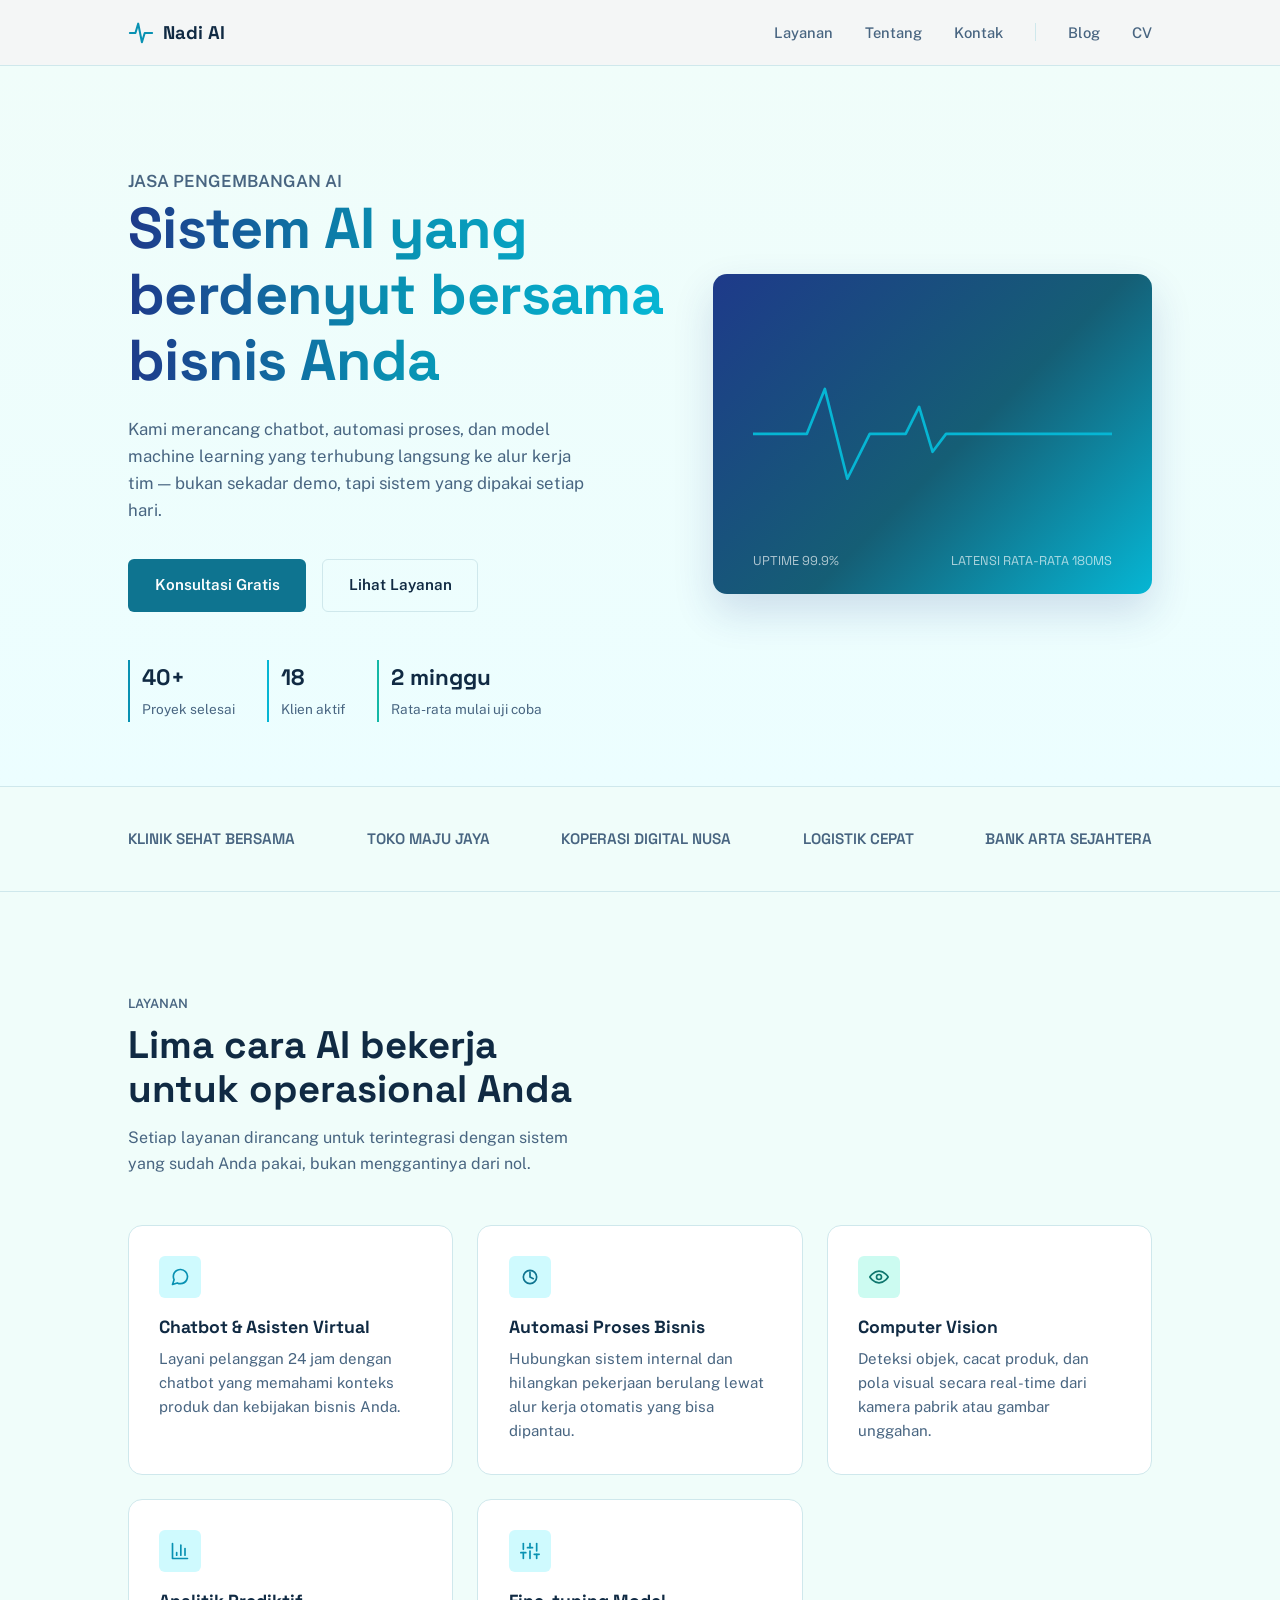
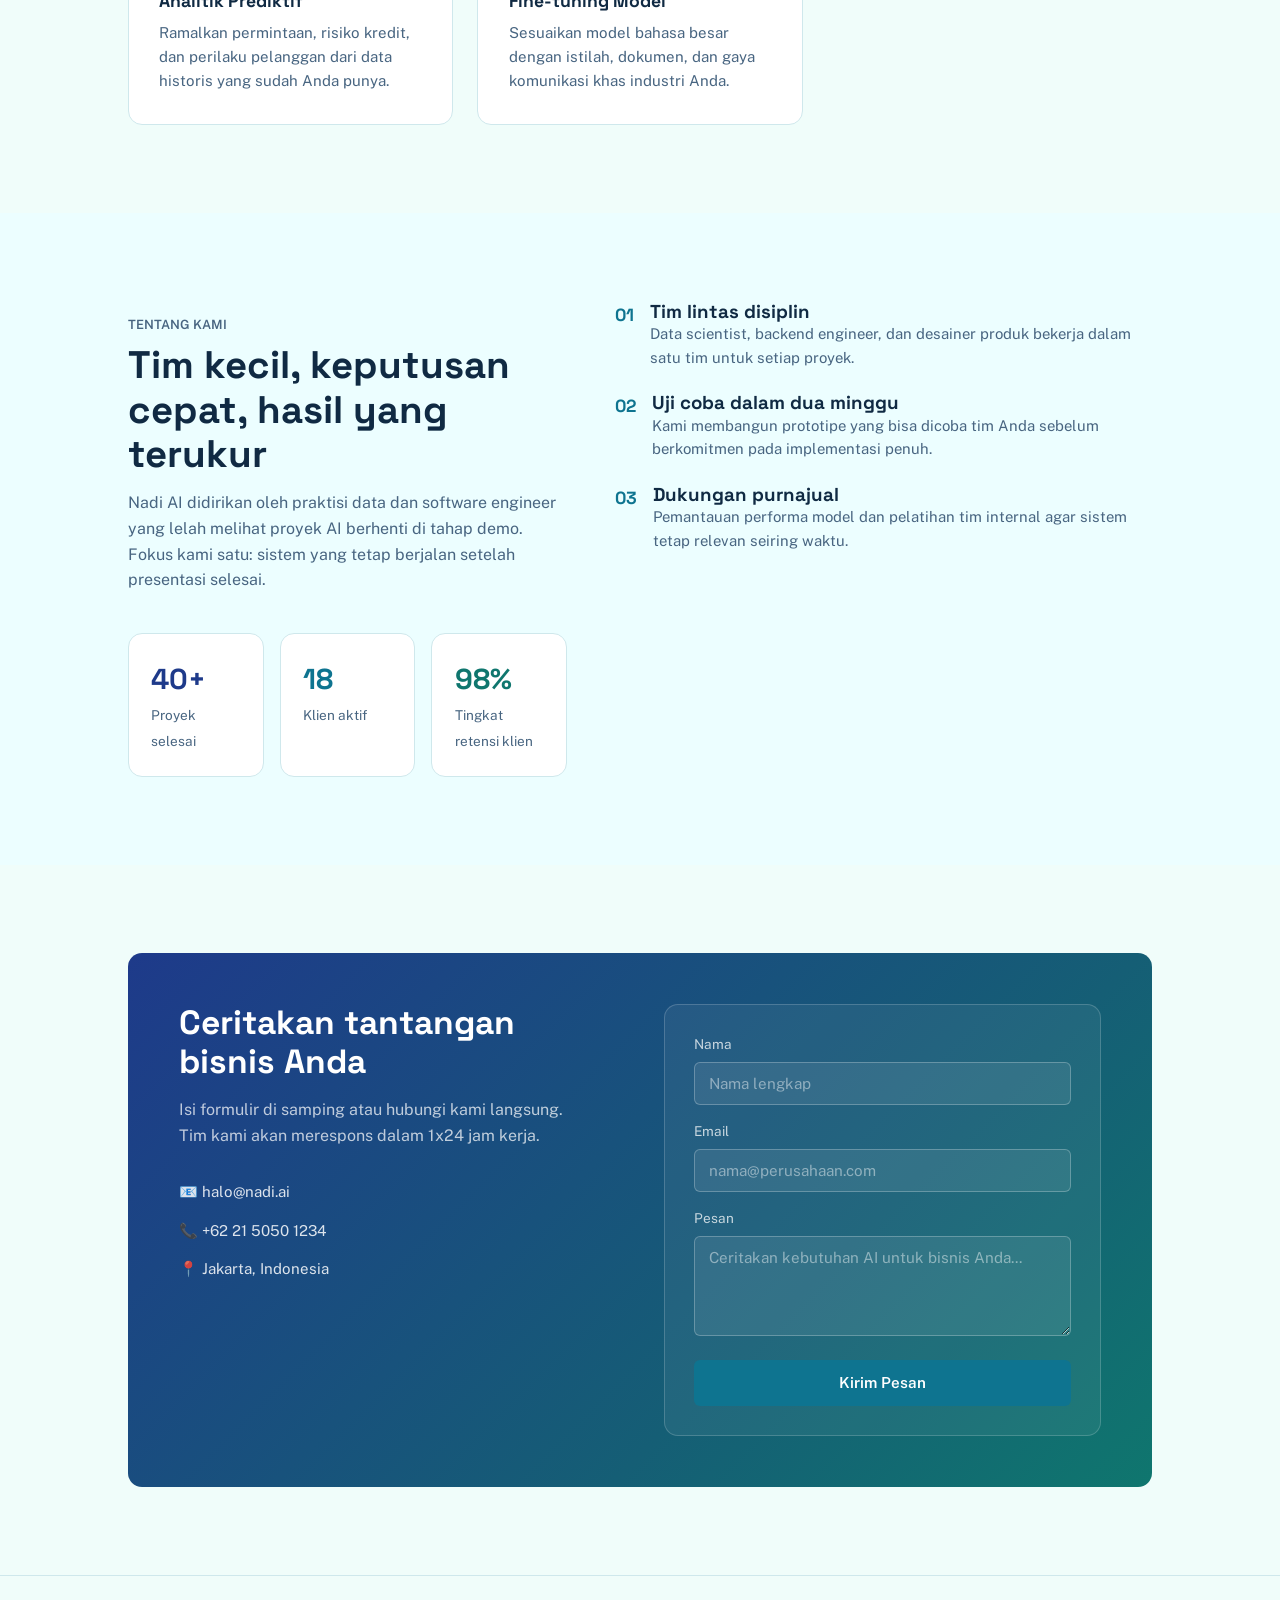
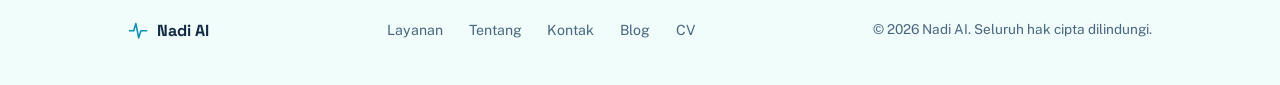
<file: index.html>
<!DOCTYPE html>
<html lang="id">
<head>
<meta charset="UTF-8">
<meta name="viewport" content="width=device-width, initial-scale=1.0">
<title>Nadi AI — Solusi AI untuk Bisnis Anda</title>
<meta name="description" content="Nadi AI membangun chatbot, automasi proses, computer vision, dan model prediktif yang benar-benar terpakai dalam operasional bisnis Anda.">

<!-- Google Fonts -->
<link rel="preconnect" href="https://fonts.googleapis.com">
<link rel="preconnect" href="https://fonts.gstatic.com" crossorigin>
<link href="https://fonts.googleapis.com/css2?family=Public+Sans:wght@400;500;600;700&family=Space+Grotesk:wght@500;600;700&display=swap" rel="stylesheet">

<!-- External CSS (wajib) -->
<link rel="stylesheet" href="assets/css/style.css">
</head>
<body>

<!-- ============ NAVBAR ============ -->
<header class="navbar">
  <div class="container">
    <a href="index.html" class="brand">
      <svg aria-hidden="true" width="26" height="26" viewBox="0 0 28 28" fill="none" xmlns="http://www.w3.org/2000/svg">
        <polyline points="2,15 8,15 11,5 15,25 18,15 26,15" stroke="currentColor" stroke-width="2.2" stroke-linecap="round" stroke-linejoin="round"/>
      </svg>
      Nadi AI
    </a>

    <button type="button" class="nav-toggle" id="navToggle" aria-controls="navLinks" aria-expanded="false" aria-label="Buka menu navigasi"><span aria-hidden="true"></span></button>

    <nav class="nav-links" id="navLinks" aria-label="Navigasi utama">
      <a href="#layanan">Layanan</a>
      <a href="#tentang">Tentang</a>
      <a href="#kontak">Kontak</a>
      <span class="divider"></span>
      <a href="blog.html">Blog</a>
      <a href="cv.html">CV</a>
    </nav>
  </div>
</header>

<main>

<!-- ============ HERO ============ -->
<section class="hero">
  <div class="container">
    <div class="hero-copy">
      <p class="eyebrow">JASA PENGEMBANGAN AI</p>
      <h1>Sistem AI yang berdenyut bersama bisnis Anda</h1>
      <p>Kami merancang chatbot, automasi proses, dan model machine learning yang terhubung langsung ke alur kerja tim — bukan sekadar demo, tapi sistem yang dipakai setiap hari.</p>

      <div class="hero-actions">
        <a href="#kontak" class="btn btn-primary">Konsultasi Gratis</a>
        <a href="#layanan" class="btn btn-ghost">Lihat Layanan</a>
      </div>

      <div class="hero-meta">
        <div>
          <strong>40+</strong>
          <span>Proyek selesai</span>
        </div>
        <div>
          <strong>18</strong>
          <span>Klien aktif</span>
        </div>
        <div>
          <strong>2 minggu</strong>
          <span>Rata-rata mulai uji coba</span>
        </div>
      </div>
    </div>

    <div class="hero-visual">
      <svg class="pulse-line" aria-hidden="true" viewBox="0 0 400 140" fill="none" xmlns="http://www.w3.org/2000/svg">
        <polyline points="0,70 60,70 80,20 105,120 130,70 170,70 185,40 200,90 215,70 400,70"
          stroke="currentColor" stroke-width="3" stroke-linecap="round" stroke-linejoin="round"/>
      </svg>
      <div class="pulse-caption">
        <span>UPTIME 99.9%</span>
        <span>LATENSI RATA-RATA 180MS</span>
      </div>
    </div>
  </div>
</section>

<!-- ============ LOGOS STRIP ============ -->
<div class="logos">
  <div class="container">
    <span>KLINIK SEHAT BERSAMA</span>
    <span>TOKO MAJU JAYA</span>
    <span>KOPERASI DIGITAL NUSA</span>
    <span>LOGISTIK CEPAT</span>
    <span>BANK ARTA SEJAHTERA</span>
  </div>
</div>

<!-- ============ LAYANAN ============ -->
<section id="layanan">
  <div class="container">
    <div class="section-heading">
      <p class="eyebrow">LAYANAN</p>
      <h2>Lima cara AI bekerja untuk operasional Anda</h2>
      <p>Setiap layanan dirancang untuk terintegrasi dengan sistem yang sudah Anda pakai, bukan menggantinya dari nol.</p>
    </div>

    <div class="services-grid">

      <div class="service-card">
        <div class="service-icon">
          <svg width="20" height="20" viewBox="0 0 24 24" fill="none" stroke="currentColor" stroke-width="2" stroke-linecap="round" stroke-linejoin="round"><path d="M21 11.5a8.38 8.38 0 0 1-.9 3.8 8.5 8.5 0 0 1-7.6 4.7 8.38 8.38 0 0 1-3.8-.9L3 21l1.9-5.7a8.38 8.38 0 0 1-.9-3.8 8.5 8.5 0 0 1 4.7-7.6 8.38 8.38 0 0 1 3.8-.9h.5a8.48 8.48 0 0 1 8 8v.5z"></path></svg>
        </div>
        <h3>Chatbot &amp; Asisten Virtual</h3>
        <p>Layani pelanggan 24 jam dengan chatbot yang memahami konteks produk dan kebijakan bisnis Anda.</p>
      </div>

      <div class="service-card">
        <div class="service-icon">
          <svg width="20" height="20" viewBox="0 0 24 24" fill="none" stroke="currentColor" stroke-width="2" stroke-linecap="round" stroke-linejoin="round"><path d="M12 20a8 8 0 1 0 0-16 8 8 0 0 0 0 16Z"></path><path d="M12 6v6l4 2"></path></svg>
        </div>
        <h3>Automasi Proses Bisnis</h3>
        <p>Hubungkan sistem internal dan hilangkan pekerjaan berulang lewat alur kerja otomatis yang bisa dipantau.</p>
      </div>

      <div class="service-card">
        <div class="service-icon">
          <svg width="20" height="20" viewBox="0 0 24 24" fill="none" stroke="currentColor" stroke-width="2" stroke-linecap="round" stroke-linejoin="round"><path d="M1 12s4-7 11-7 11 7 11 7-4 7-11 7-11-7-11-7Z"></path><circle cx="12" cy="12" r="3"></circle></svg>
        </div>
        <h3>Computer Vision</h3>
        <p>Deteksi objek, cacat produk, dan pola visual secara real-time dari kamera pabrik atau gambar unggahan.</p>
      </div>

      <div class="service-card">
        <div class="service-icon">
          <svg width="20" height="20" viewBox="0 0 24 24" fill="none" stroke="currentColor" stroke-width="2" stroke-linecap="round" stroke-linejoin="round"><path d="M3 3v18h18"></path><path d="M18 17V9"></path><path d="M13 17V5"></path><path d="M8 17v-3"></path></svg>
        </div>
        <h3>Analitik Prediktif</h3>
        <p>Ramalkan permintaan, risiko kredit, dan perilaku pelanggan dari data historis yang sudah Anda punya.</p>
      </div>

      <div class="service-card">
        <div class="service-icon">
          <svg width="20" height="20" viewBox="0 0 24 24" fill="none" stroke="currentColor" stroke-width="2" stroke-linecap="round" stroke-linejoin="round"><path d="M4 21v-7"></path><path d="M4 10V3"></path><path d="M12 21v-9"></path><path d="M12 8V3"></path><path d="M20 21v-5"></path><path d="M20 12V3"></path><path d="M1 14h6"></path><path d="M9 8h6"></path><path d="M17 16h6"></path></svg>
        </div>
        <h3>Fine-tuning Model</h3>
        <p>Sesuaikan model bahasa besar dengan istilah, dokumen, dan gaya komunikasi khas industri Anda.</p>
      </div>

    </div>
  </div>
</section>

<!-- ============ TENTANG / KEUNGGULAN ============ -->
<section id="tentang" class="about">
  <div class="container">
    <div class="section-heading" style="margin-bottom: 0;">
      <p class="eyebrow">TENTANG KAMI</p>
      <h2>Tim kecil, keputusan cepat, hasil yang terukur</h2>
      <p>Nadi AI didirikan oleh praktisi data dan software engineer yang lelah melihat proyek AI berhenti di tahap demo. Fokus kami satu: sistem yang tetap berjalan setelah presentasi selesai.</p>

      <div class="stat-grid">
        <div class="stat-card">
          <strong>40+</strong>
          <span>Proyek selesai</span>
        </div>
        <div class="stat-card">
          <strong>18</strong>
          <span>Klien aktif</span>
        </div>
        <div class="stat-card">
          <strong>98%</strong>
          <span>Tingkat retensi klien</span>
        </div>
      </div>
    </div>

    <ul class="about-list">
      <li>
        <span class="num">01</span>
        <div>
          <h3>Tim lintas disiplin</h3>
          <p>Data scientist, backend engineer, dan desainer produk bekerja dalam satu tim untuk setiap proyek.</p>
        </div>
      </li>
      <li>
        <span class="num">02</span>
        <div>
          <h3>Uji coba dalam dua minggu</h3>
          <p>Kami membangun prototipe yang bisa dicoba tim Anda sebelum berkomitmen pada implementasi penuh.</p>
        </div>
      </li>
      <li>
        <span class="num">03</span>
        <div>
          <h3>Dukungan purnajual</h3>
          <p>Pemantauan performa model dan pelatihan tim internal agar sistem tetap relevan seiring waktu.</p>
        </div>
      </li>
    </ul>
  </div>
</section>

<!-- ============ KONTAK ============ -->
<section id="kontak">
  <div class="container">
    <div class="contact">
      <div class="contact-info">
        <h2>Ceritakan tantangan bisnis Anda</h2>
        <p>Isi formulir di samping atau hubungi kami langsung. Tim kami akan merespons dalam 1x24 jam kerja.</p>

        <ul class="contact-details">
          <li>📧 halo@nadi.ai</li>
          <li>📞 +62 21 5050 1234</li>
          <li>📍 Jakarta, Indonesia</li>
        </ul>
      </div>

      <form class="contact-form" action="#" onsubmit="return false;">
        <div class="field">
          <label for="nama">Nama</label>
          <input type="text" id="nama" name="nama" placeholder="Nama lengkap" required>
        </div>
        <div class="field">
          <label for="email">Email</label>
          <input type="email" id="email" name="email" placeholder="nama@perusahaan.com" required>
        </div>
        <div class="field">
          <label for="pesan">Pesan</label>
          <textarea id="pesan" name="pesan" placeholder="Ceritakan kebutuhan AI untuk bisnis Anda..." required></textarea>
        </div>
        <button type="submit" class="btn btn-primary btn-block">Kirim Pesan</button>
      </form>
    </div>
  </div>
</section>

</main>

<!-- ============ FOOTER ============ -->
<footer>
  <div class="container">
    <a href="index.html" class="brand" style="font-size:1rem;">
      <svg width="20" height="20" viewBox="0 0 28 28" fill="none" xmlns="http://www.w3.org/2000/svg">
        <polyline points="2,15 8,15 11,5 15,25 18,15 26,15" stroke="currentColor" stroke-width="2.2" stroke-linecap="round" stroke-linejoin="round"/>
      </svg>
      Nadi AI
    </a>
    <nav class="footer-links" aria-label="Navigasi footer">
      <a href="#layanan">Layanan</a>
      <a href="#tentang">Tentang</a>
      <a href="#kontak">Kontak</a>
      <a href="blog.html">Blog</a>
      <a href="cv.html">CV</a>
    </nav>
    <p class="footer-note">© 2026 Nadi AI. Seluruh hak cipta dilindungi.</p>
  </div>
</footer>

<script>
  // Toggle mobile navigation
  const navToggle = document.getElementById('navToggle');
  const navLinks = document.getElementById('navLinks');
  navToggle.addEventListener('click', () => {
    const isOpen = navLinks.classList.toggle('open');
    navToggle.setAttribute('aria-expanded', String(isOpen));
    navToggle.setAttribute(
      'aria-label',
      isOpen ? 'Tutup menu navigasi' : 'Buka menu navigasi'
    );
  });
</script>

</body>
</html>
</file>
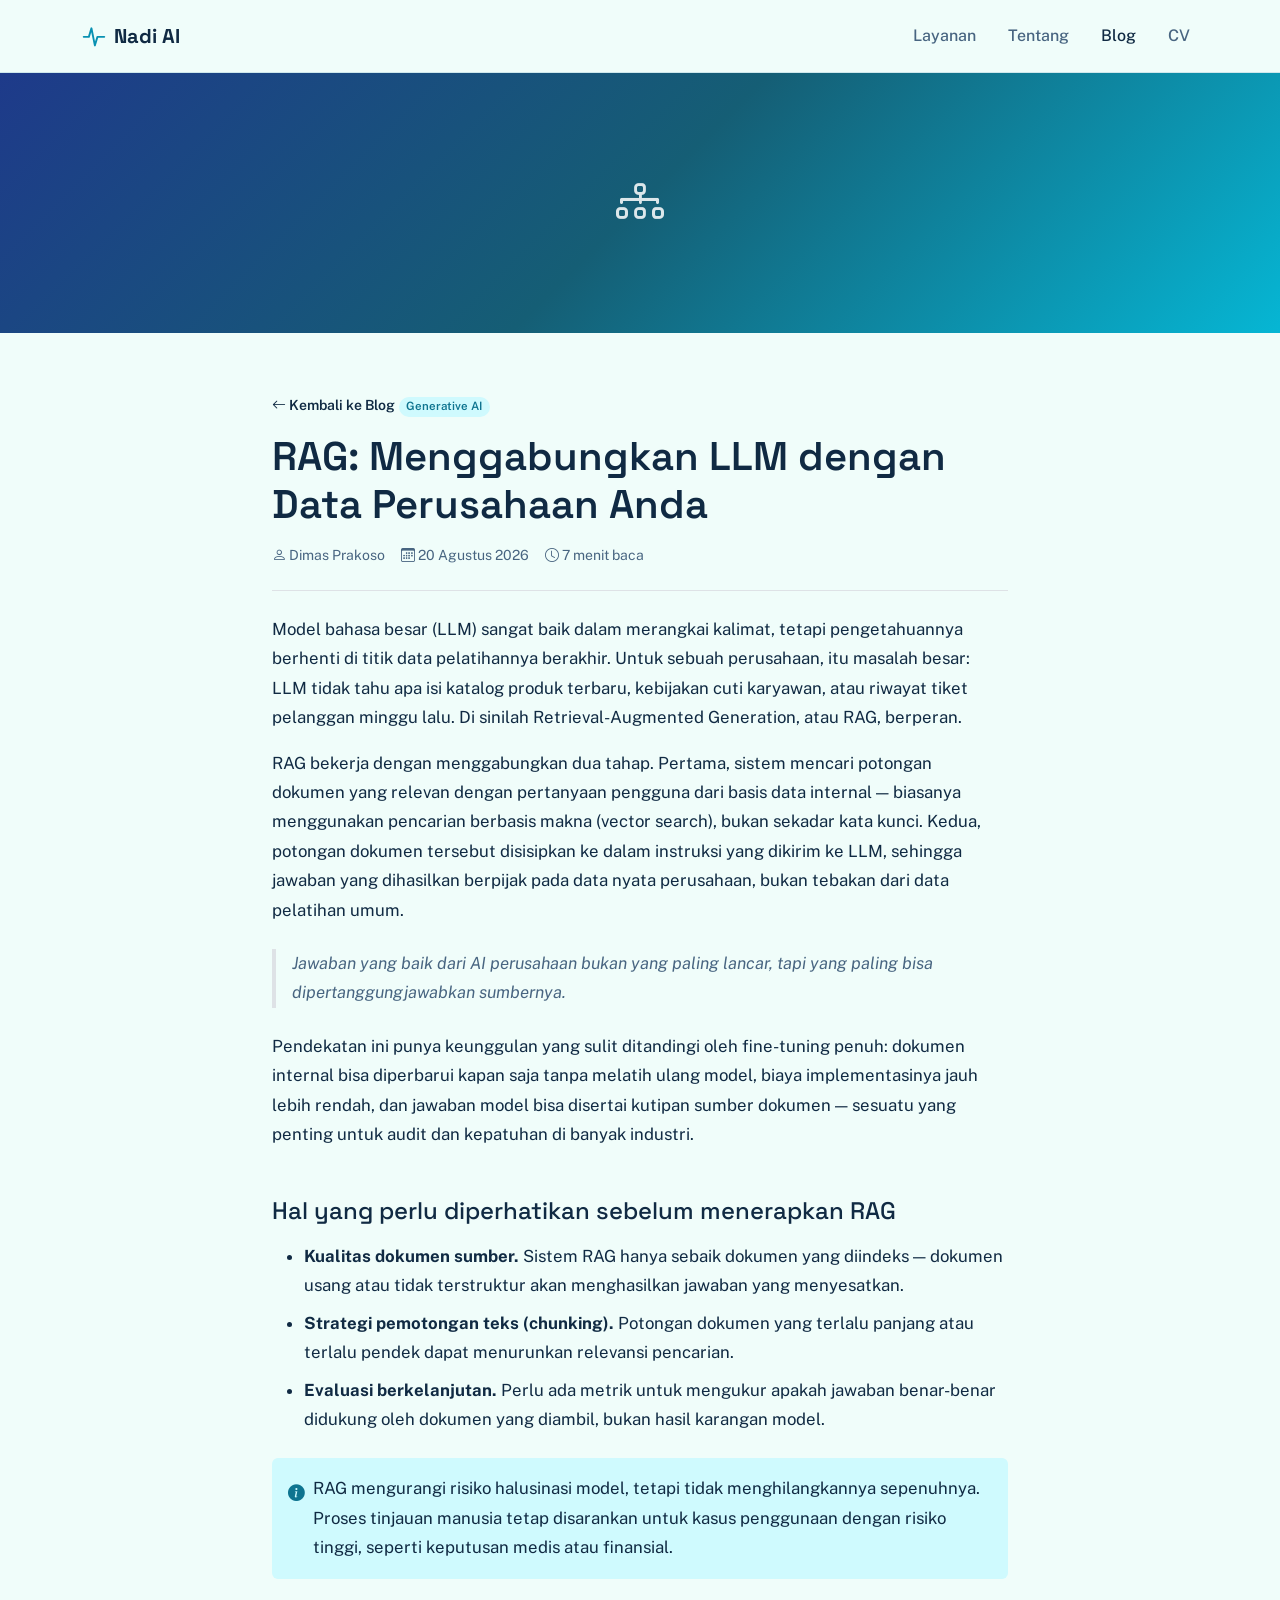
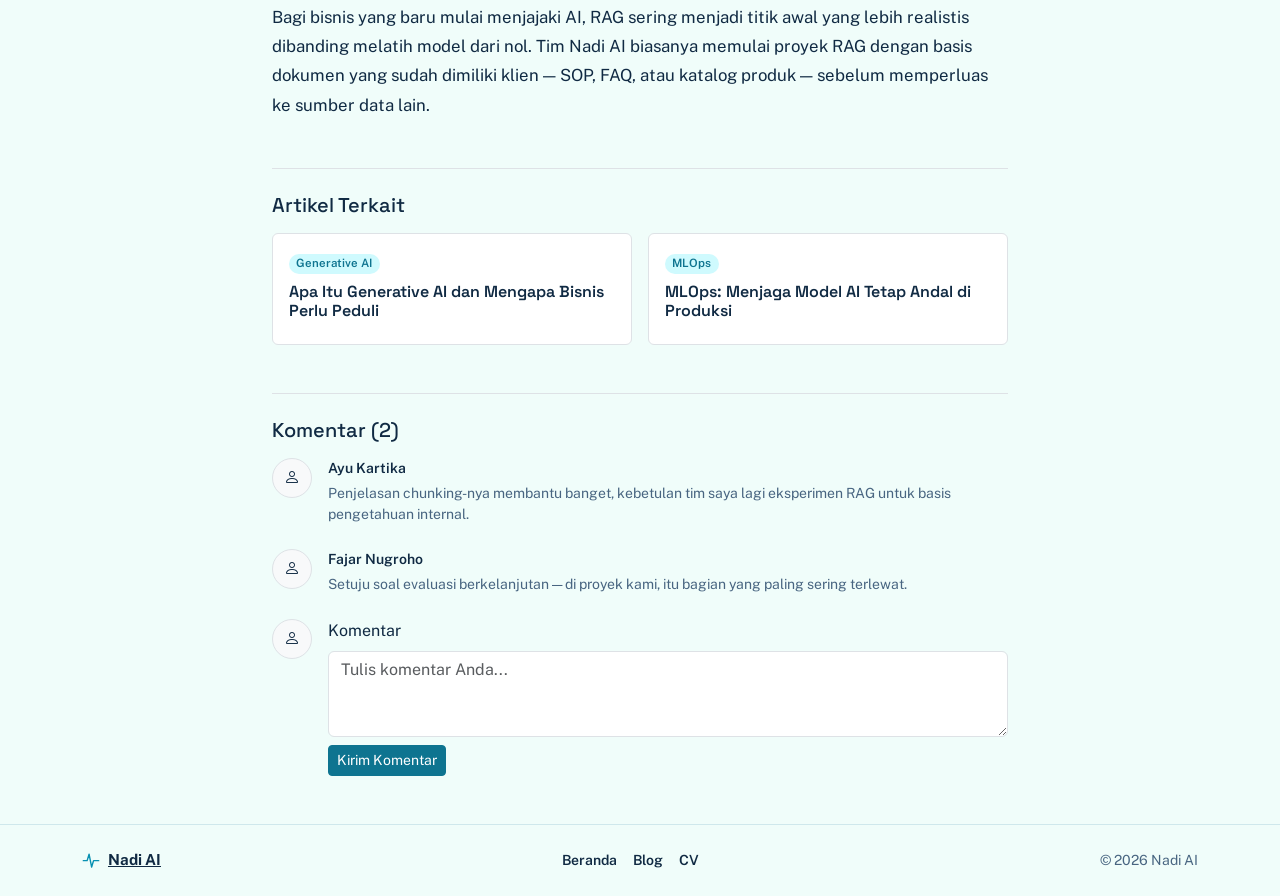
<file: blog-detail.html>
<!DOCTYPE html>
<html lang="id">
<head>
<meta charset="UTF-8">
<meta name="viewport" content="width=device-width, initial-scale=1.0">
<title>RAG: Menggabungkan LLM dengan Data Perusahaan Anda — Nadi AI</title>
<meta name="description" content="Penjelasan tentang Retrieval-Augmented Generation (RAG) dan bagaimana teknik ini membuat jawaban model bahasa besar berpijak pada data internal perusahaan.">

<!-- Google Fonts -->
<link rel="preconnect" href="https://fonts.googleapis.com">
<link rel="preconnect" href="https://fonts.gstatic.com" crossorigin>
<link href="https://fonts.googleapis.com/css2?family=Public+Sans:wght@400;500;600;700&family=Space+Grotesk:wght@500;600;700&display=swap" rel="stylesheet">

<!-- Bootstrap 5 (wajib) -->
<link href="https://cdn.jsdelivr.net/npm/bootstrap@5.3.3/dist/css/bootstrap.min.css" rel="stylesheet">
<!-- Bootstrap Icons (wajib) -->
<link rel="stylesheet" href="https://cdn.jsdelivr.net/npm/bootstrap-icons@1.11.3/font/bootstrap-icons.css">

<!-- Penyesuaian kecil identitas brand -->
<link rel="stylesheet" href="assets/css/theme.css">
</head>
<body>

<!-- ============ NAVBAR ============ -->
<nav class="navbar navbar-expand-md navbar-nadi sticky-top">
  <div class="container py-2">
    <a class="navbar-brand nadi-brand" href="index.html">
      <svg aria-hidden="true" width="24" height="24" viewBox="0 0 28 28" fill="none" xmlns="http://www.w3.org/2000/svg">
        <polyline points="2,15 8,15 11,5 15,25 18,15 26,15" stroke="currentColor" stroke-width="2.2" stroke-linecap="round" stroke-linejoin="round"/>
      </svg>
      Nadi AI
    </a>
    <button class="navbar-toggler" type="button" data-bs-toggle="collapse" data-bs-target="#navMain" aria-controls="navMain" aria-expanded="false" aria-label="Buka menu navigasi">
      <span class="navbar-toggler-icon"></span>
    </button>
    <div class="collapse navbar-collapse" id="navMain">
      <ul class="navbar-nav ms-auto align-items-md-center gap-md-3">
        <li class="nav-item"><a class="nav-link" href="index.html#layanan">Layanan</a></li>
        <li class="nav-item"><a class="nav-link" href="index.html#tentang">Tentang</a></li>
        <li class="nav-item"><a class="nav-link active" href="blog.html">Blog</a></li>
        <li class="nav-item"><a class="nav-link" href="cv.html">CV</a></li>
      </ul>
    </div>
  </div>
</nav>

<!-- ============ COVER ============ -->
<div class="nadi-cover" style="height: 260px;">
  <i class="bi bi-diagram-3" aria-hidden="true" style="font-size: 3rem;"></i>
</div>

<main class="container py-5">
  <div class="row justify-content-center">
    <div class="col-lg-8">

      <a href="blog.html" class="link-nadi small"><i class="bi bi-arrow-left" aria-hidden="true"></i> Kembali ke Blog</a>

      <span class="badge badge-nadi rounded-pill mt-3">Generative AI</span>
      <h1 class="fw-semibold mt-3" style="line-height:1.2;">RAG: Menggabungkan LLM dengan Data Perusahaan Anda</h1>

      <div class="d-flex align-items-center gap-3 text-secondary small mt-3 pb-4 border-bottom">
        <span><i class="bi bi-person" aria-hidden="true"></i> Dimas Prakoso</span>
        <span><i class="bi bi-calendar3" aria-hidden="true"></i> 20 Agustus 2026</span>
        <span><i class="bi bi-clock" aria-hidden="true"></i> 7 menit baca</span>
      </div>

      <article class="mt-4" style="font-size: 1.05rem; line-height: 1.75;">
        <p>Model bahasa besar (LLM) sangat baik dalam merangkai kalimat, tetapi pengetahuannya berhenti di titik data pelatihannya berakhir. Untuk sebuah perusahaan, itu masalah besar: LLM tidak tahu apa isi katalog produk terbaru, kebijakan cuti karyawan, atau riwayat tiket pelanggan minggu lalu. Di sinilah Retrieval-Augmented Generation, atau RAG, berperan.</p>

        <p>RAG bekerja dengan menggabungkan dua tahap. Pertama, sistem mencari potongan dokumen yang relevan dengan pertanyaan pengguna dari basis data internal — biasanya menggunakan pencarian berbasis makna (vector search), bukan sekadar kata kunci. Kedua, potongan dokumen tersebut disisipkan ke dalam instruksi yang dikirim ke LLM, sehingga jawaban yang dihasilkan berpijak pada data nyata perusahaan, bukan tebakan dari data pelatihan umum.</p>

        <blockquote class="border-start border-4 ps-3 my-4 text-secondary fst-italic">
          Jawaban yang baik dari AI perusahaan bukan yang paling lancar, tapi yang paling bisa dipertanggungjawabkan sumbernya.
        </blockquote>

        <p>Pendekatan ini punya keunggulan yang sulit ditandingi oleh fine-tuning penuh: dokumen internal bisa diperbarui kapan saja tanpa melatih ulang model, biaya implementasinya jauh lebih rendah, dan jawaban model bisa disertai kutipan sumber dokumen — sesuatu yang penting untuk audit dan kepatuhan di banyak industri.</p>

        <h2 class="h4 mt-5 mb-3">Hal yang perlu diperhatikan sebelum menerapkan RAG</h2>
        <ul>
          <li class="mb-2"><strong>Kualitas dokumen sumber.</strong> Sistem RAG hanya sebaik dokumen yang diindeks — dokumen usang atau tidak terstruktur akan menghasilkan jawaban yang menyesatkan.</li>
          <li class="mb-2"><strong>Strategi pemotongan teks (chunking).</strong> Potongan dokumen yang terlalu panjang atau terlalu pendek dapat menurunkan relevansi pencarian.</li>
          <li class="mb-2"><strong>Evaluasi berkelanjutan.</strong> Perlu ada metrik untuk mengukur apakah jawaban benar-benar didukung oleh dokumen yang diambil, bukan hasil karangan model.</li>
        </ul>

        <div class="alert d-flex align-items-start gap-2 mt-4" style="background: var(--nadi-accent-soft); border: none;">
          <i class="bi bi-info-circle-fill text-nadi-accent mt-1" aria-hidden="true"></i>
          <div>RAG mengurangi risiko halusinasi model, tetapi tidak menghilangkannya sepenuhnya. Proses tinjauan manusia tetap disarankan untuk kasus penggunaan dengan risiko tinggi, seperti keputusan medis atau finansial.</div>
        </div>

        <p class="mt-4">Bagi bisnis yang baru mulai menjajaki AI, RAG sering menjadi titik awal yang lebih realistis dibanding melatih model dari nol. Tim Nadi AI biasanya memulai proyek RAG dengan basis dokumen yang sudah dimiliki klien — SOP, FAQ, atau katalog produk — sebelum memperluas ke sumber data lain.</p>
      </article>

      <!-- ============ ARTIKEL TERKAIT ============ -->
      <section class="mt-5 pt-4 border-top">
        <h2 class="h5 mb-3">Artikel Terkait</h2>
        <div class="row g-3">
          <div class="col-md-6">
            <div class="card h-100 card-nadi border">
              <div class="card-body">
                <span class="badge badge-nadi rounded-pill mb-2">Generative AI</span>
                <h3 class="h6"><a href="blog.html" class="link-nadi">Apa Itu Generative AI dan Mengapa Bisnis Perlu Peduli</a></h3>
              </div>
            </div>
          </div>
          <div class="col-md-6">
            <div class="card h-100 card-nadi border">
              <div class="card-body">
                <span class="badge badge-nadi rounded-pill mb-2">MLOps</span>
                <h3 class="h6"><a href="blog.html" class="link-nadi">MLOps: Menjaga Model AI Tetap Andal di Produksi</a></h3>
              </div>
            </div>
          </div>
        </div>
      </section>

      <!-- ============ KOMENTAR ============ -->
      <section class="mt-5 pt-4 border-top">
        <h2 class="h5 mb-3">Komentar (2)</h2>

        <div class="d-flex gap-3 mb-4">
          <span class="d-inline-flex align-items-center justify-content-center rounded-circle bg-light border" style="width:40px;height:40px;flex-shrink:0;">
            <i class="bi bi-person" aria-hidden="true"></i>
          </span>
          <div>
            <p class="mb-1 fw-semibold small">Ayu Kartika</p>
            <p class="text-secondary small mb-0">Penjelasan chunking-nya membantu banget, kebetulan tim saya lagi eksperimen RAG untuk basis pengetahuan internal.</p>
          </div>
        </div>

        <div class="d-flex gap-3 mb-4">
          <span class="d-inline-flex align-items-center justify-content-center rounded-circle bg-light border" style="width:40px;height:40px;flex-shrink:0;">
            <i class="bi bi-person" aria-hidden="true"></i>
          </span>
          <div>
            <p class="mb-1 fw-semibold small">Fajar Nugroho</p>
            <p class="text-secondary small mb-0">Setuju soal evaluasi berkelanjutan — di proyek kami, itu bagian yang paling sering terlewat.</p>
          </div>
        </div>

        <form action="#" onsubmit="return false;" class="d-flex gap-3">
          <span class="d-inline-flex align-items-center justify-content-center rounded-circle bg-light border" style="width:40px;height:40px;flex-shrink:0;">
            <i class="bi bi-person" aria-hidden="true"></i>
          </span>
          <div class="flex-grow-1">
            <label for="komentar" class="form-label">Komentar</label>
            <textarea id="komentar" name="komentar" class="form-control" rows="3" placeholder="Tulis komentar Anda..."></textarea>
            <button type="submit" class="btn btn-nadi btn-sm mt-2">Kirim Komentar</button>
          </div>
        </form>
      </section>

    </div>
  </div>
</main>

<!-- ============ FOOTER ============ -->
<footer class="site-footer py-4">
  <div class="container d-flex flex-wrap justify-content-between align-items-center gap-3">
    <a href="index.html" class="nadi-brand" style="font-size: 0.95rem;">
      <svg aria-hidden="true" width="18" height="18" viewBox="0 0 28 28" fill="none" xmlns="http://www.w3.org/2000/svg">
        <polyline points="2,15 8,15 11,5 15,25 18,15 26,15" stroke="currentColor" stroke-width="2.2" stroke-linecap="round" stroke-linejoin="round"/>
      </svg>
      Nadi AI
    </a>
    <div class="d-flex gap-3 small">
      <a href="index.html" class="link-nadi">Beranda</a>
      <a href="blog.html" class="link-nadi">Blog</a>
      <a href="cv.html" class="link-nadi">CV</a>
    </div>
    <p class="text-secondary small mb-0">© 2026 Nadi AI</p>
  </div>
</footer>

<script src="https://cdn.jsdelivr.net/npm/bootstrap@5.3.3/dist/js/bootstrap.bundle.min.js"></script>
</body>
</html>
</file>
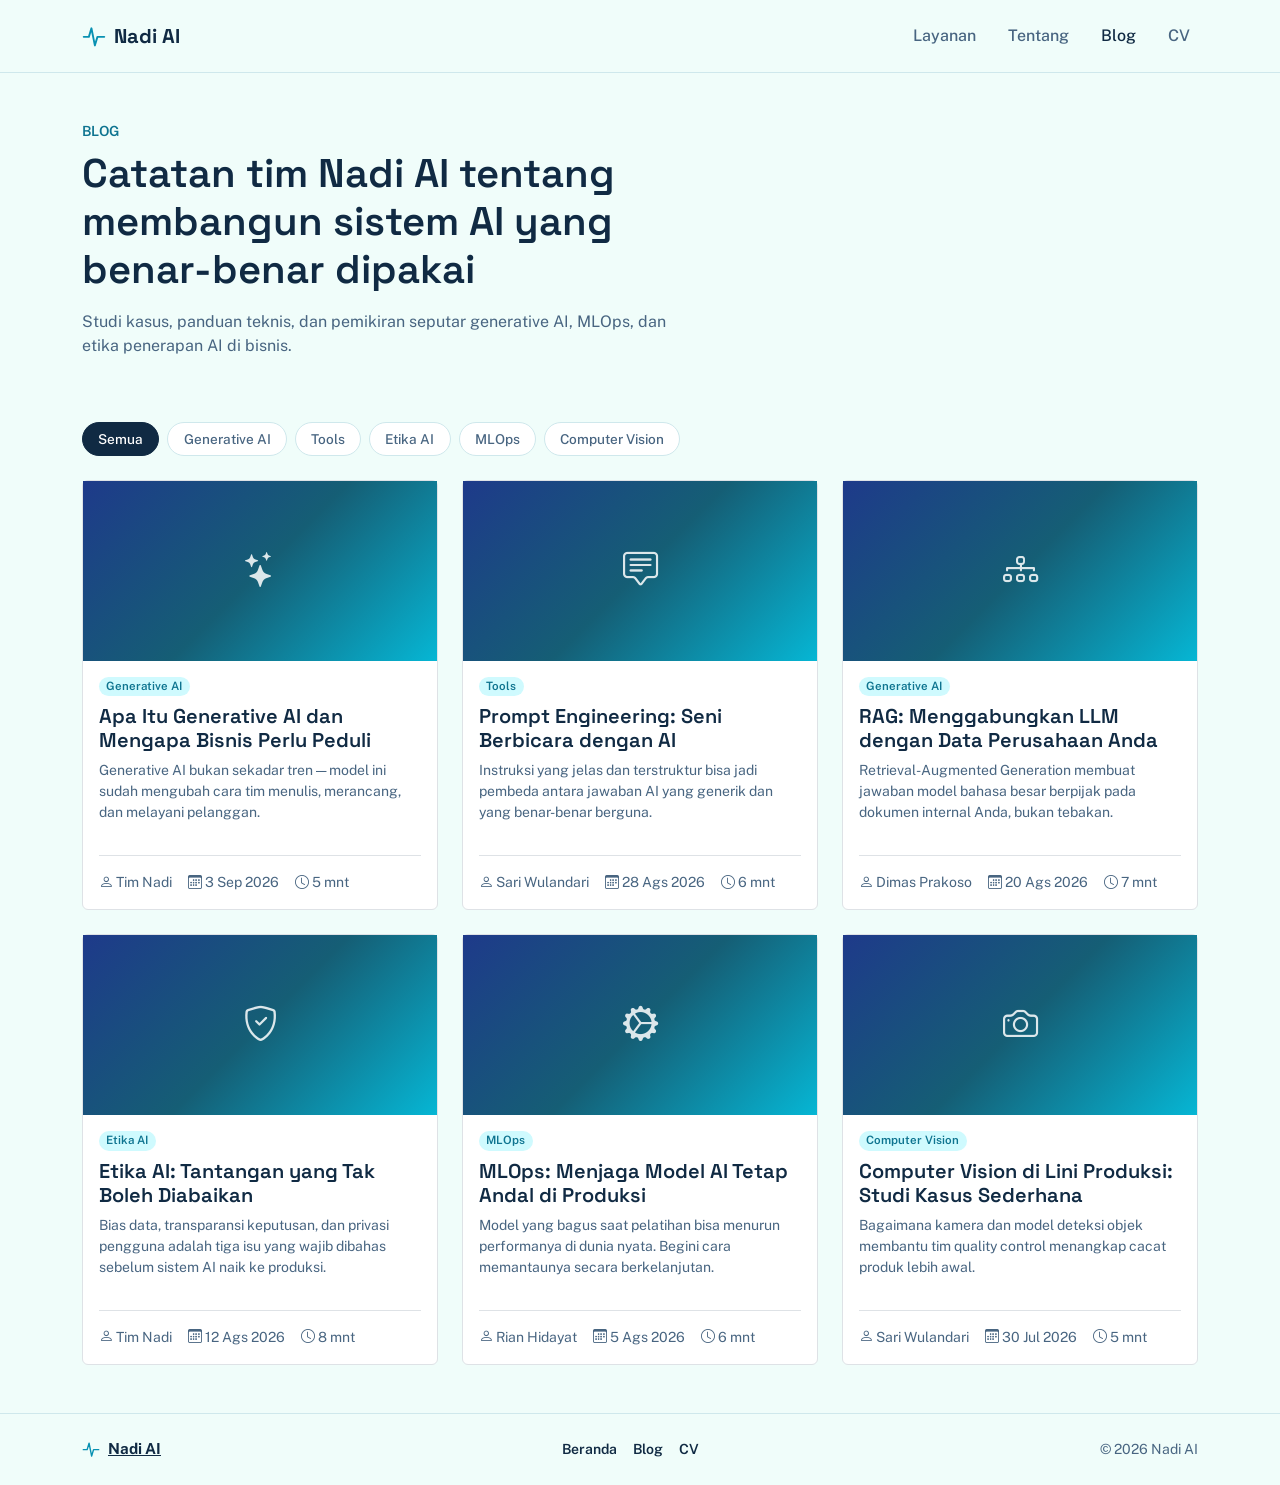
<file: blog.html>
<!DOCTYPE html>
<html lang="id">
<head>
<meta charset="UTF-8">
<meta name="viewport" content="width=device-width, initial-scale=1.0">
<title>Blog — Nadi AI</title>
<meta name="description" content="Artikel seputar generative AI, prompt engineering, RAG, etika AI, dan MLOps dari tim Nadi AI.">

<!-- Google Fonts -->
<link rel="preconnect" href="https://fonts.googleapis.com">
<link rel="preconnect" href="https://fonts.gstatic.com" crossorigin>
<link href="https://fonts.googleapis.com/css2?family=Public+Sans:wght@400;500;600;700&family=Space+Grotesk:wght@500;600;700&display=swap" rel="stylesheet">

<!-- Bootstrap 5 (wajib) -->
<link href="https://cdn.jsdelivr.net/npm/bootstrap@5.3.3/dist/css/bootstrap.min.css" rel="stylesheet">
<!-- Bootstrap Icons (wajib) -->
<link rel="stylesheet" href="https://cdn.jsdelivr.net/npm/bootstrap-icons@1.11.3/font/bootstrap-icons.css">

<!-- Penyesuaian kecil identitas brand -->
<link rel="stylesheet" href="assets/css/theme.css">
</head>
<body>

<!-- ============ NAVBAR ============ -->
<nav class="navbar navbar-expand-md navbar-nadi sticky-top">
  <div class="container py-2">
    <a class="navbar-brand nadi-brand" href="index.html">
      <svg aria-hidden="true" width="24" height="24" viewBox="0 0 28 28" fill="none" xmlns="http://www.w3.org/2000/svg">
        <polyline points="2,15 8,15 11,5 15,25 18,15 26,15" stroke="currentColor" stroke-width="2.2" stroke-linecap="round" stroke-linejoin="round"/>
      </svg>
      Nadi AI
    </a>
    <button class="navbar-toggler" type="button" data-bs-toggle="collapse" data-bs-target="#navMain" aria-controls="navMain" aria-expanded="false" aria-label="Buka menu navigasi">
      <span class="navbar-toggler-icon"></span>
    </button>
    <div class="collapse navbar-collapse" id="navMain">
      <ul class="navbar-nav ms-auto align-items-md-center gap-md-3">
        <li class="nav-item"><a class="nav-link" href="index.html#layanan">Layanan</a></li>
        <li class="nav-item"><a class="nav-link" href="index.html#tentang">Tentang</a></li>
        <li class="nav-item"><a class="nav-link active" href="blog.html">Blog</a></li>
        <li class="nav-item"><a class="nav-link" href="cv.html">CV</a></li>
      </ul>
    </div>
  </div>
</nav>

<!-- ============ HEADER ============ -->
<header class="py-5">
  <div class="container">
    <p class="text-nadi-accent fw-semibold small mb-2">BLOG</p>
    <h1 class="display-6 fw-semibold" style="max-width: 22ch;">Catatan tim Nadi AI tentang membangun sistem AI yang benar-benar dipakai</h1>
    <p class="text-secondary mt-3" style="max-width: 60ch;">Studi kasus, panduan teknis, dan pemikiran seputar generative AI, MLOps, dan etika penerapan AI di bisnis.</p>
  </div>
</header>

<!-- ============ FILTER ============ -->
<div class="container mb-4">
  <div class="d-flex flex-wrap gap-2" id="filterBar">
    <button type="button" class="filter-pill active" data-filter="all" aria-pressed="true">Semua</button>
    <button type="button" class="filter-pill" data-filter="generative-ai" aria-pressed="false">Generative AI</button>
    <button type="button" class="filter-pill" data-filter="tools" aria-pressed="false">Tools</button>
    <button type="button" class="filter-pill" data-filter="etika" aria-pressed="false">Etika AI</button>
    <button type="button" class="filter-pill" data-filter="mlops" aria-pressed="false">MLOps</button>
    <button type="button" class="filter-pill" data-filter="computer-vision" aria-pressed="false">Computer Vision</button>
  </div>
</div>

<!-- ============ DAFTAR ARTIKEL ============ -->
<main class="container pb-5">
  <div class="row g-4" id="articleGrid">

    <div class="col-md-6 col-lg-4 article-item" data-category="generative-ai">
      <div class="card h-100 card-nadi border">
        <div class="nadi-cover" style="height:180px;">
          <i class="bi bi-stars" style="font-size:2.2rem;"></i>
        </div>
        <div class="card-body d-flex flex-column">
          <span class="badge badge-nadi rounded-pill mb-2 align-self-start">Generative AI</span>
          <h2 class="h5"><a href="blog-detail.html" class="link-nadi">Apa Itu Generative AI dan Mengapa Bisnis Perlu Peduli</a></h2>
          <p class="text-secondary small flex-grow-1">Generative AI bukan sekadar tren — model ini sudah mengubah cara tim menulis, merancang, dan melayani pelanggan.</p>
          <div class="d-flex align-items-center gap-3 text-secondary small mt-3 pt-3 border-top">
            <span><i class="bi bi-person"></i> Tim Nadi</span>
            <span><i class="bi bi-calendar3"></i> 3 Sep 2026</span>
            <span><i class="bi bi-clock"></i> 5 mnt</span>
          </div>
        </div>
      </div>
    </div>

    <div class="col-md-6 col-lg-4 article-item" data-category="tools">
      <div class="card h-100 card-nadi border">
        <div class="nadi-cover" style="height:180px;">
          <i class="bi bi-chat-square-text" style="font-size:2.2rem;"></i>
        </div>
        <div class="card-body d-flex flex-column">
          <span class="badge badge-nadi rounded-pill mb-2 align-self-start">Tools</span>
          <h2 class="h5"><a href="blog-detail.html" class="link-nadi">Prompt Engineering: Seni Berbicara dengan AI</a></h2>
          <p class="text-secondary small flex-grow-1">Instruksi yang jelas dan terstruktur bisa jadi pembeda antara jawaban AI yang generik dan yang benar-benar berguna.</p>
          <div class="d-flex align-items-center gap-3 text-secondary small mt-3 pt-3 border-top">
            <span><i class="bi bi-person"></i> Sari Wulandari</span>
            <span><i class="bi bi-calendar3"></i> 28 Ags 2026</span>
            <span><i class="bi bi-clock"></i> 6 mnt</span>
          </div>
        </div>
      </div>
    </div>

    <div class="col-md-6 col-lg-4 article-item" data-category="generative-ai">
      <div class="card h-100 card-nadi border">
        <div class="nadi-cover" style="height:180px;">
          <i class="bi bi-diagram-3" style="font-size:2.2rem;"></i>
        </div>
        <div class="card-body d-flex flex-column">
          <span class="badge badge-nadi rounded-pill mb-2 align-self-start">Generative AI</span>
          <h2 class="h5"><a href="blog-detail.html" class="link-nadi">RAG: Menggabungkan LLM dengan Data Perusahaan Anda</a></h2>
          <p class="text-secondary small flex-grow-1">Retrieval-Augmented Generation membuat jawaban model bahasa besar berpijak pada dokumen internal Anda, bukan tebakan.</p>
          <div class="d-flex align-items-center gap-3 text-secondary small mt-3 pt-3 border-top">
            <span><i class="bi bi-person"></i> Dimas Prakoso</span>
            <span><i class="bi bi-calendar3"></i> 20 Ags 2026</span>
            <span><i class="bi bi-clock"></i> 7 mnt</span>
          </div>
        </div>
      </div>
    </div>

    <div class="col-md-6 col-lg-4 article-item" data-category="etika">
      <div class="card h-100 card-nadi border">
        <div class="nadi-cover" style="height:180px;">
          <i class="bi bi-shield-check" style="font-size:2.2rem;"></i>
        </div>
        <div class="card-body d-flex flex-column">
          <span class="badge badge-nadi rounded-pill mb-2 align-self-start">Etika AI</span>
          <h2 class="h5"><a href="blog-detail.html" class="link-nadi">Etika AI: Tantangan yang Tak Boleh Diabaikan</a></h2>
          <p class="text-secondary small flex-grow-1">Bias data, transparansi keputusan, dan privasi pengguna adalah tiga isu yang wajib dibahas sebelum sistem AI naik ke produksi.</p>
          <div class="d-flex align-items-center gap-3 text-secondary small mt-3 pt-3 border-top">
            <span><i class="bi bi-person"></i> Tim Nadi</span>
            <span><i class="bi bi-calendar3"></i> 12 Ags 2026</span>
            <span><i class="bi bi-clock"></i> 8 mnt</span>
          </div>
        </div>
      </div>
    </div>

    <div class="col-md-6 col-lg-4 article-item" data-category="mlops">
      <div class="card h-100 card-nadi border">
        <div class="nadi-cover" style="height:180px;">
          <i class="bi bi-gear-wide-connected" style="font-size:2.2rem;"></i>
        </div>
        <div class="card-body d-flex flex-column">
          <span class="badge badge-nadi rounded-pill mb-2 align-self-start">MLOps</span>
          <h2 class="h5"><a href="blog-detail.html" class="link-nadi">MLOps: Menjaga Model AI Tetap Andal di Produksi</a></h2>
          <p class="text-secondary small flex-grow-1">Model yang bagus saat pelatihan bisa menurun performanya di dunia nyata. Begini cara memantaunya secara berkelanjutan.</p>
          <div class="d-flex align-items-center gap-3 text-secondary small mt-3 pt-3 border-top">
            <span><i class="bi bi-person"></i> Rian Hidayat</span>
            <span><i class="bi bi-calendar3"></i> 5 Ags 2026</span>
            <span><i class="bi bi-clock"></i> 6 mnt</span>
          </div>
        </div>
      </div>
    </div>

    <div class="col-md-6 col-lg-4 article-item" data-category="computer-vision">
      <div class="card h-100 card-nadi border">
        <div class="nadi-cover" style="height:180px;">
          <i class="bi bi-camera" style="font-size:2.2rem;"></i>
        </div>
        <div class="card-body d-flex flex-column">
          <span class="badge badge-nadi rounded-pill mb-2 align-self-start">Computer Vision</span>
          <h2 class="h5"><a href="blog-detail.html" class="link-nadi">Computer Vision di Lini Produksi: Studi Kasus Sederhana</a></h2>
          <p class="text-secondary small flex-grow-1">Bagaimana kamera dan model deteksi objek membantu tim quality control menangkap cacat produk lebih awal.</p>
          <div class="d-flex align-items-center gap-3 text-secondary small mt-3 pt-3 border-top">
            <span><i class="bi bi-person"></i> Sari Wulandari</span>
            <span><i class="bi bi-calendar3"></i> 30 Jul 2026</span>
            <span><i class="bi bi-clock"></i> 5 mnt</span>
          </div>
        </div>
      </div>
    </div>

  </div>

  <p class="text-center text-secondary small mt-5 d-none" id="emptyState">Belum ada artikel untuk kategori ini.</p>
</main>

<!-- ============ FOOTER ============ -->
<footer class="site-footer py-4">
  <div class="container d-flex flex-wrap justify-content-between align-items-center gap-3">
    <a href="index.html" class="nadi-brand" style="font-size: 0.95rem;">
      <svg aria-hidden="true" width="18" height="18" viewBox="0 0 28 28" fill="none" xmlns="http://www.w3.org/2000/svg">
        <polyline points="2,15 8,15 11,5 15,25 18,15 26,15" stroke="currentColor" stroke-width="2.2" stroke-linecap="round" stroke-linejoin="round"/>
      </svg>
      Nadi AI
    </a>
    <div class="d-flex gap-3 small">
      <a href="index.html" class="link-nadi">Beranda</a>
      <a href="blog.html" class="link-nadi">Blog</a>
      <a href="cv.html" class="link-nadi">CV</a>
    </div>
    <p class="text-secondary small mb-0">© 2026 Nadi AI</p>
  </div>
</footer>

<script src="https://cdn.jsdelivr.net/npm/bootstrap@5.3.3/dist/js/bootstrap.bundle.min.js"></script>
<script>
  // Simple client-side category filter
  const pills = document.querySelectorAll('.filter-pill');
  const items = document.querySelectorAll('.article-item');
  const emptyState = document.getElementById('emptyState');

  pills.forEach(pill => {
    pill.addEventListener('click', () => {
      pills.forEach(p => {
        p.classList.remove('active');
        p.setAttribute('aria-pressed', 'false');
      });
      pill.classList.add('active');
      pill.setAttribute('aria-pressed', 'true');

      const filter = pill.dataset.filter;
      let visibleCount = 0;

      items.forEach(item => {
        const show = filter === 'all' || item.dataset.category === filter;
        item.style.display = show ? '' : 'none';
        if (show) visibleCount++;
      });

      emptyState.classList.toggle('d-none', visibleCount !== 0);
    });
  });
</script>

</body>
</html>
</file>
<file: assets/css/style.css>
/* =========================================================
   Nadi AI — Landing Page Stylesheet
   Pure CSS only (no framework). Organized by section.
   ========================================================= */

/* ---------- Design tokens ---------- */
:root {
  --bg: #F0FDFA;
  --bg-alt: #ECFEFF;
  --ink: #102A43;
  --ink-soft: #486581;
  --line: #CFE8EC;

  --primary: #1E3A8A;
  --primary-ink: #FFFFFF;

  --accent: #0891B2;
  --accent-deep: #0E7490;
  --accent-ink: #FFFFFF;
  --accent-soft: #CFFAFE;

  --radius-sm: 6px;
  --radius-md: 14px;

  --font-display: "Space Grotesk", "Segoe UI", sans-serif;
  --font-body: "Public Sans", "Segoe UI", sans-serif;

  --container: 1120px;
  --gutter: clamp(1.25rem, 4vw, 3rem);
}

/* ---------- Reset & base ---------- */
* {
  box-sizing: border-box;
}

html {
  scroll-behavior: smooth;
}

body {
  margin: 0;
  background: var(--bg);
  color: var(--ink);
  font-family: var(--font-body);
  font-size: 16px;
  line-height: 1.6;
  -webkit-font-smoothing: antialiased;
}

img {
  max-width: 100%;
  display: block;
}

a {
  color: inherit;
  text-decoration: none;
}

ul {
  margin: 0;
  padding: 0;
  list-style: none;
}

h1, h2, h3, h4 {
  font-family: var(--font-display);
  line-height: 1.15;
  margin: 0;
  color: var(--ink);
}

p {
  margin: 0;
}

button {
  font-family: inherit;
  cursor: pointer;
}

.container {
  max-width: var(--container);
  margin: 0 auto;
  padding: 0 var(--gutter);
}

.eyebrow {
  font-size: 0.8rem;
  color: var(--accent-deep);
  font-weight: 600;
}

.section-heading {
  max-width: 46ch;
  margin-bottom: 3rem;
}

.section-heading h2 {
  font-size: clamp(1.7rem, 3vw, 2.4rem);
  margin-top: 0.5rem;
}

.section-heading p {
  margin-top: 0.9rem;
  color: var(--ink-soft);
}

section {
  padding: 5.5rem 0;
}

/* ---------- Buttons ---------- */
.btn {
  display: inline-flex;
  align-items: center;
  gap: 0.5rem;
  padding: 0.85rem 1.6rem;
  border-radius: var(--radius-sm);
  font-weight: 600;
  font-size: 0.95rem;
  border: 1px solid transparent;
  transition: transform 0.15s ease, background 0.2s ease, border-color 0.2s ease;
}

.btn:hover {
  transform: translateY(-2px);
}

.btn-primary {
  background: var(--accent-deep);
  color: var(--accent-ink);
}

.btn-primary:hover {
  background: #155E75;
}

.btn-ghost {
  background: transparent;
  border-color: var(--line);
  color: var(--ink);
}

.btn-ghost:hover {
  border-color: var(--ink);
}

.btn-block {
  width: 100%;
  justify-content: center;
}

/* ---------- Navbar ---------- */
.navbar {
  position: sticky;
  top: 0;
  z-index: 50;
  background: rgba(244, 246, 245, 0.9);
  backdrop-filter: blur(8px);
  border-bottom: 1px solid var(--line);
}

.navbar .container {
  display: flex;
  align-items: center;
  justify-content: space-between;
  padding-top: 1.1rem;
  padding-bottom: 1.1rem;
}

.brand {
  display: flex;
  align-items: center;
  gap: 0.55rem;
  font-family: var(--font-display);
  font-weight: 700;
  font-size: 1.15rem;
}

.brand svg {
  color: var(--accent);
  flex-shrink: 0;
}

.nav-links {
  display: flex;
  align-items: center;
  gap: 2rem;
}

.nav-links a {
  font-size: 0.92rem;
  font-weight: 500;
  color: var(--ink-soft);
  transition: color 0.15s ease;
}

.nav-links a:hover {
  color: var(--ink);
}

.nav-links .divider {
  width: 1px;
  height: 18px;
  background: var(--line);
}

.nav-toggle {
  display: none;
  background: none;
  border: none;
  padding: 0.4rem;
}

.nav-toggle span,
.nav-toggle span::before,
.nav-toggle span::after {
  display: block;
  width: 22px;
  height: 2px;
  background: var(--ink);
  position: relative;
  transition: transform 0.2s ease;
}

.nav-toggle span::before,
.nav-toggle span::after {
  content: "";
  position: absolute;
  left: 0;
}

.nav-toggle span::before { top: -7px; }
.nav-toggle span::after { top: 7px; }

/* ---------- Hero ---------- */
.hero {
  padding: 5rem 0 4rem;
  overflow: hidden;
}

.hero .container {
  display: grid;
  grid-template-columns: 1.1fr 0.9fr;
  gap: var(--gutter);
  align-items: center;
}

.hero-copy h1 {
  font-size: clamp(2.3rem, 4.6vw, 3.6rem);
  letter-spacing: -0.01em;
}

.hero-copy p {
  margin-top: 1.4rem;
  max-width: 46ch;
  color: var(--ink-soft);
  font-size: 1.05rem;
}

.hero-actions {
  display: flex;
  gap: 1rem;
  margin-top: 2.2rem;
  flex-wrap: wrap;
}

.hero-meta {
  display: flex;
  gap: 2rem;
  margin-top: 3rem;
  flex-wrap: wrap;
}

.hero-meta div {
  border-left: 2px solid var(--accent);
  padding-left: 0.75rem;
}

.hero-meta strong {
  display: block;
  font-family: var(--font-display);
  font-size: 1.4rem;
}

.hero-meta span {
  font-size: 0.85rem;
  color: var(--ink-soft);
}

.hero-visual {
  position: relative;
  background: var(--primary);
  border-radius: var(--radius-md);
  padding: 2.5rem;
  min-height: 320px;
  display: flex;
  align-items: center;
  justify-content: center;
}

.pulse-line {
  width: 100%;
  height: auto;
  color: var(--accent);
}

.pulse-caption {
  position: absolute;
  bottom: 1.4rem;
  left: 2.5rem;
  right: 2.5rem;
  color: rgba(255,255,255,0.65);
  font-size: 0.8rem;
  font-family: var(--font-display);
  display: flex;
  justify-content: space-between;
}

/* ---------- Logos strip ---------- */
.logos {
  padding: 2.5rem 0;
  border-top: 1px solid var(--line);
  border-bottom: 1px solid var(--line);
}

.logos .container {
  display: flex;
  align-items: center;
  gap: 2.5rem;
  flex-wrap: wrap;
  justify-content: space-between;
}

.logos span {
  font-family: var(--font-display);
  font-weight: 600;
  color: var(--ink-soft);
  font-size: 0.95rem;
  white-space: nowrap;
}

/* ---------- Services ---------- */
.services-grid {
  display: grid;
  grid-template-columns: repeat(3, 1fr);
  gap: 1.5rem;
}

.service-card {
  background: #fff;
  border: 1px solid var(--line);
  border-radius: var(--radius-md);
  padding: 1.9rem;
  transition: border-color 0.2s ease, transform 0.2s ease;
}

.service-card:hover {
  border-color: var(--accent);
  transform: translateY(-4px);
}

.service-icon {
  width: 42px;
  height: 42px;
  border-radius: var(--radius-sm);
  background: var(--accent-soft);
  color: var(--accent);
  display: flex;
  align-items: center;
  justify-content: center;
  margin-bottom: 1.2rem;
}

.service-card h3 {
  font-size: 1.1rem;
  margin-bottom: 0.6rem;
}

.service-card p {
  color: var(--ink-soft);
  font-size: 0.94rem;
}

/* ---------- About / keunggulan ---------- */
.about {
  background: var(--bg-alt);
}

.about .container {
  display: grid;
  grid-template-columns: 0.9fr 1.1fr;
  gap: var(--gutter);
  align-items: start;
}

.about-list {
  display: flex;
  flex-direction: column;
  gap: 1.4rem;
}

.about-list li {
  display: flex;
  gap: 1rem;
  align-items: flex-start;
}

.about-list .num {
  font-family: var(--font-display);
  font-weight: 700;
  color: var(--accent-deep);
  font-size: 1.1rem;
  flex-shrink: 0;
}

.about-list h4 {
  font-size: 1rem;
  margin-bottom: 0.3rem;
}

.about-list p {
  color: var(--ink-soft);
  font-size: 0.93rem;
}

.stat-grid {
  display: grid;
  grid-template-columns: repeat(3, 1fr);
  gap: 1rem;
  margin-top: 2.5rem;
}

.stat-card {
  background: #fff;
  border: 1px solid var(--line);
  border-radius: var(--radius-md);
  padding: 1.4rem;
  text-align: left;
}

.stat-card strong {
  display: block;
  font-family: var(--font-display);
  font-size: 1.8rem;
  color: var(--primary);
}

.stat-card span {
  font-size: 0.85rem;
  color: var(--ink-soft);
}

/* ---------- Contact / CTA ---------- */
.contact {
  display: grid;
  grid-template-columns: 1fr 1fr;
  gap: var(--gutter);
  background: var(--primary);
  color: var(--primary-ink);
  border-radius: var(--radius-md);
  padding: 3.2rem;
}

.contact-info h2 {
  color: var(--primary-ink);
  font-size: clamp(1.6rem, 3vw, 2.1rem);
}

.contact-info p {
  color: rgba(255,255,255,0.72);
  margin-top: 1rem;
  max-width: 40ch;
}

.contact-details {
  margin-top: 2rem;
  display: flex;
  flex-direction: column;
  gap: 0.9rem;
}

.contact-details li {
  display: flex;
  gap: 0.7rem;
  align-items: center;
  font-size: 0.94rem;
  color: rgba(255,255,255,0.85);
}

.contact-form {
  background: rgba(255,255,255,0.06);
  border: 1px solid rgba(255,255,255,0.18);
  border-radius: var(--radius-md);
  padding: 1.8rem;
  display: flex;
  flex-direction: column;
  gap: 1rem;
}

.field label {
  display: block;
  font-size: 0.85rem;
  margin-bottom: 0.4rem;
  color: rgba(255,255,255,0.75);
}

.field input,
.field textarea {
  width: 100%;
  padding: 0.75rem 0.9rem;
  border-radius: var(--radius-sm);
  border: 1px solid rgba(255,255,255,0.25);
  background: rgba(255,255,255,0.08);
  color: #fff;
  font-family: inherit;
  font-size: 0.95rem;
}

.field input::placeholder,
.field textarea::placeholder {
  color: rgba(255,255,255,0.45);
}

.field textarea {
  resize: vertical;
  min-height: 100px;
}

/* ---------- Footer ---------- */
footer {
  border-top: 1px solid var(--line);
  padding: 2.6rem 0;
}

footer .container {
  display: flex;
  align-items: center;
  justify-content: space-between;
  flex-wrap: wrap;
  gap: 1rem;
}

.footer-links {
  display: flex;
  gap: 1.6rem;
  flex-wrap: wrap;
}

.footer-links a {
  font-size: 0.88rem;
  color: var(--ink-soft);
}

.footer-links a:hover {
  color: var(--ink);
}

.footer-note {
  font-size: 0.85rem;
  color: var(--ink-soft);
}

/* ---------- Responsive ---------- */
@media (max-width: 900px) {
  .services-grid {
    grid-template-columns: repeat(2, 1fr);
  }

  .about .container {
    grid-template-columns: 1fr;
  }

  .contact {
    grid-template-columns: 1fr;
    padding: 2.2rem;
  }
}

@media (max-width: 720px) {
  .nav-links {
    position: absolute;
    top: 100%;
    left: 0;
    right: 0;
    background: var(--bg);
    border-bottom: 1px solid var(--line);
    flex-direction: column;
    align-items: flex-start;
    gap: 1.1rem;
    padding: 1.4rem var(--gutter) 1.8rem;
    display: none;
  }

  .nav-links.open {
    display: flex;
  }

  .nav-links .divider {
    display: none;
  }

  .nav-toggle {
    display: block;
  }

  .hero .container {
    grid-template-columns: 1fr;
  }

  .hero-visual {
    order: -1;
  }

  .services-grid {
    grid-template-columns: 1fr;
  }

  .stat-grid {
    grid-template-columns: 1fr;
  }

  footer .container {
    flex-direction: column;
    align-items: flex-start;
  }
}

/* ---------- Analogous blue–cyan color system ---------- */
:root {
  --secondary: #06B6D4;
  --tertiary: #14B8A6;
  --secondary-soft: #CFFAFE;
  --tertiary-soft: #CCFBF1;
}

.hero {
  background: linear-gradient(180deg, #F0FDFA 0%, #ECFEFF 100%);
}

.hero-copy h1 {
  background: linear-gradient(90deg, var(--primary), var(--accent), var(--secondary));
  -webkit-background-clip: text;
  background-clip: text;
  color: transparent;
}

.hero-meta div:nth-child(2) {
  border-left-color: var(--secondary);
}

.hero-meta div:nth-child(3) {
  border-left-color: var(--tertiary);
}

.hero-visual {
  background: linear-gradient(135deg, var(--primary) 0%, #155E75 55%, var(--secondary) 100%);
  box-shadow: 0 18px 40px rgba(30, 58, 138, 0.16);
}

.pulse-line {
  color: var(--secondary);
}

.service-card:nth-child(2) .service-icon {
  background: var(--secondary-soft);
  color: #0E7490;
}

.service-card:nth-child(3) .service-icon {
  background: var(--tertiary-soft);
  color: #0F766E;
}

.service-card:nth-child(2):hover {
  border-color: var(--secondary);
}

.service-card:nth-child(3):hover {
  border-color: var(--tertiary);
}

.stat-card:nth-child(2) strong {
  color: #0E7490;
}

.stat-card:nth-child(3) strong {
  color: #0F766E;
}

.contact {
  background: linear-gradient(135deg, var(--primary) 0%, #155E75 65%, #0F766E 100%);
}
</file>
<file: assets/css/theme.css>
/* =========================================================
   Nadi AI — Brand overrides for Bootstrap pages
   Small customizations only; Bootstrap remains the styling
   system for blog.html and blog-detail.html.
   ========================================================= */

:root {
  --nadi-ink: #102A43;
  --nadi-ink-soft: #486581;
  --nadi-primary: #1E3A8A;
  --nadi-accent: #0891B2;
  --nadi-accent-deep: #0E7490;
  --nadi-accent-soft: #CFFAFE;
  --nadi-bg: #F0FDFA;
  --nadi-line: #CFE8EC;
}

body {
  font-family: "Public Sans", "Segoe UI", sans-serif;
  background: var(--nadi-bg);
  color: var(--nadi-ink);
}

h1, h2, h3, h4, h5, .navbar-brand {
  font-family: "Space Grotesk", "Segoe UI", sans-serif;
}

/* Brand mark */
.nadi-brand {
  display: inline-flex;
  align-items: center;
  gap: 0.5rem;
  font-weight: 700;
  color: var(--nadi-ink) !important;
}

.nadi-brand svg {
  color: var(--nadi-accent);
}

/* Navbar */
.navbar-nadi {
  background: var(--nadi-bg);
  border-bottom: 1px solid var(--nadi-line);
}

.navbar-nadi .nav-link {
  color: var(--nadi-ink-soft);
  font-weight: 500;
}

.navbar-nadi .nav-link.active,
.navbar-nadi .nav-link:hover {
  color: var(--nadi-ink);
}

/* Buttons / links in brand accent */
.btn-nadi {
  background: var(--nadi-accent-deep);
  border-color: var(--nadi-accent-deep);
  color: #fff;
}

.btn-nadi:hover {
  background: #155E75;
  border-color: #155E75;
  color: #fff;
}

.text-nadi-accent {
  color: var(--nadi-accent-deep) !important;
}

.link-nadi {
  color: var(--nadi-ink);
  font-weight: 600;
  text-decoration: none;
}

.link-nadi:hover {
  color: var(--nadi-accent);
}

/* Category badges use one consistent accent tint instead of Bootstrap's stock palette */
.badge-nadi {
  background: var(--nadi-accent-soft);
  color: var(--nadi-accent-deep);
  font-weight: 600;
  font-size: 0.72rem;
}

/* Cover placeholder blocks (no external images required) */
.nadi-cover {
  background: linear-gradient(135deg, var(--nadi-primary), #155E75);
  color: rgba(255,255,255,0.85);
  display: flex;
  align-items: center;
  justify-content: center;
  font-family: "Space Grotesk", sans-serif;
}

/* Category filter pills */
.filter-pill {
  border: 1px solid var(--nadi-line);
  background: #fff;
  color: var(--nadi-ink-soft);
  border-radius: 999px;
  padding: 0.35rem 0.95rem;
  font-size: 0.85rem;
  font-weight: 500;
  transition: all 0.15s ease;
}

.filter-pill:hover {
  border-color: var(--nadi-accent);
  color: var(--nadi-ink);
}

.filter-pill.active {
  background: var(--nadi-ink);
  border-color: var(--nadi-ink);
  color: #fff;
}

.card-nadi {
  border-color: var(--nadi-line);
  transition: transform 0.15s ease, box-shadow 0.15s ease;
}

.card-nadi:hover {
  transform: translateY(-3px);
  box-shadow: 0 10px 24px rgba(23, 27, 38, 0.08);
}

footer.site-footer {
  border-top: 1px solid var(--nadi-line);
  background: var(--nadi-bg);
}

/* ---------- Analogous blue–cyan palette ---------- */
:root {
  --nadi-secondary: #06B6D4;
  --nadi-tertiary: #14B8A6;
}

.nadi-cover {
  background: linear-gradient(135deg, var(--nadi-primary), #155E75, var(--nadi-secondary));
}

/* Bootstrap's default muted gray is marginally below AA contrast on our
   tinted background; use the brand's own muted tone instead. */
.text-secondary {
  color: var(--nadi-ink-soft) !important;
}
</file>
